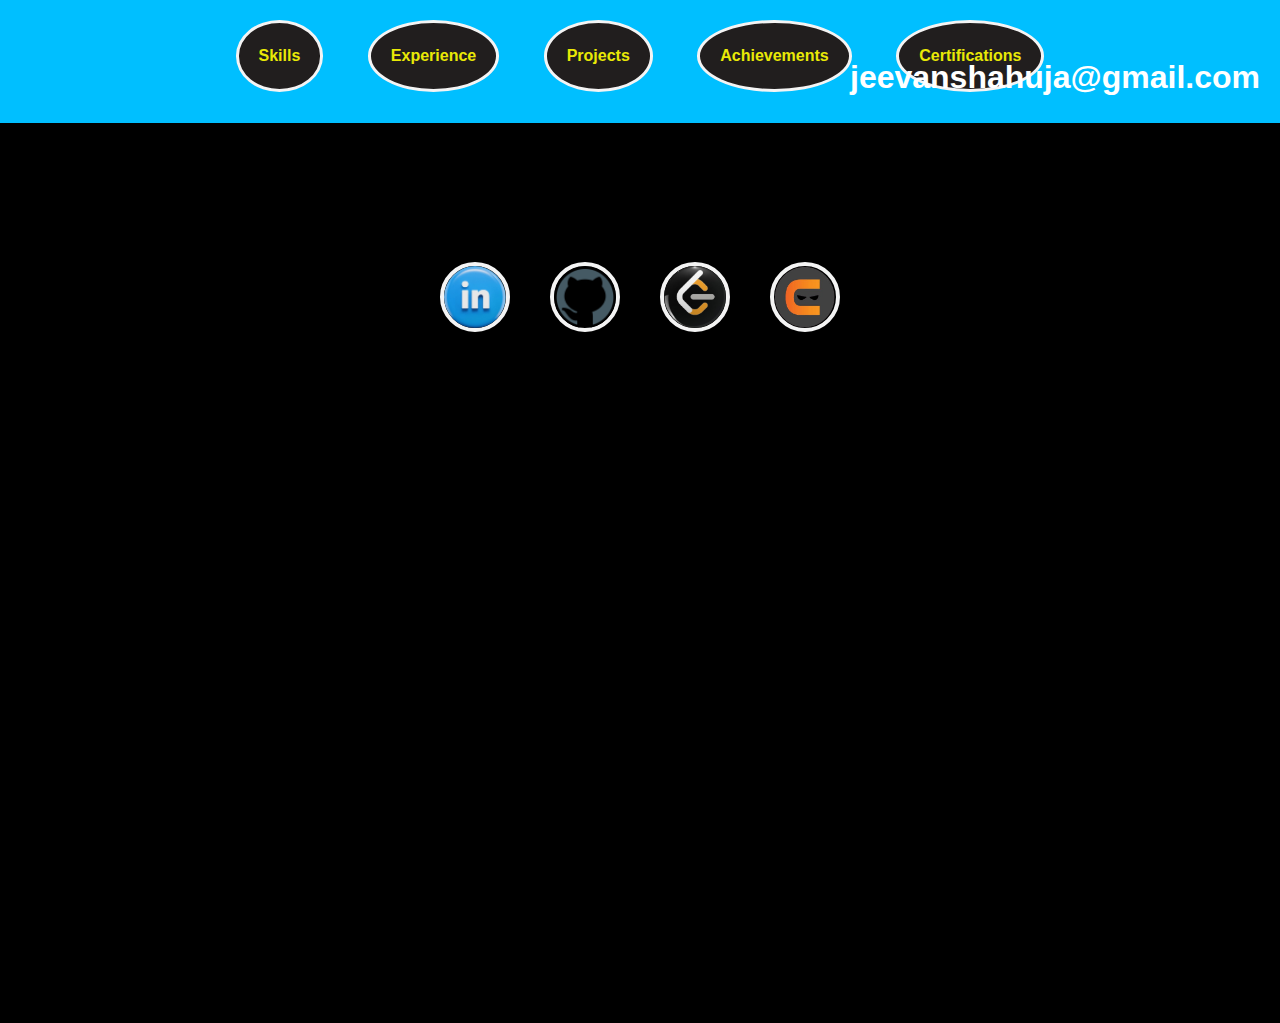
<file: index.html>
<!DOCTYPE html>
<html lang="en">
<head>
    <meta charset="UTF-8">
    <meta name="viewport" content="width=device-width, initial-scale=1.0">
    <title>Jeevansh Ahuja - Portfolio</title>
    <link rel="stylesheet" href="Main.css">
</head>
<!-- Google tag (gtag.js) -->
<script async src="https://www.googletagmanager.com/gtag/js?id=G-WZXBKMX47B"></script>
<script>
  window.dataLayer = window.dataLayer || [];
  function gtag(){dataLayer.push(arguments);}
  gtag('js', new Date());

  gtag('config', 'G-WZXBKMX47B');
</script>
<body>
	
    <nav>
        <ul>
            <li><a href="skills.html">Skills</a></li>
            <li><a href="exp.html">Experience</a></li>
            <li><a href="project.html">Projects</a></li>
            <li><a href="achievements.html">Achievements</a></li>
            <li><a href="certifications.html">Certifications</a></li>
            <h1>jeevanshahuja@gmail.com</h1>
        </ul>
        
    </nav>
    <header>
        <div class="socials">
            <a href="https://www.linkedin.com/in/jeevanshahuja" target="_blank">
                <img src="li logo.png" alt="LinkedIn" class="social-logo">
            </a>
            <a href="https://github.com/jeevanshahuja" target="_blank">
                <img src="git.png" alt="GitHub" class="social-logo">
            </a>
            <a href="https://leetcode.com/u/jeevanshahuja/">
                <img src="leet.png" alt="leetcode" class="social-logo">
            </a>
            <a href="https://www.naukri.com/code360/profile/jeevansh0606">
                <img src="cninja.png" alt="leetcode" class="social-logo">
            </a>
        </div>
        <div class="profile-container">
            <div class="profile-content">
                <img src="me.png" alt="Jeevansh Ahuja" class="profile-img">
                <div class="header-text">
                    <h1>Jeevansh Ahuja</h1>
                    <p>
                        Data Science Enthusiast</p>
                </div>
            </div>
        </div>
    </header>
</body>
</html>
</file>
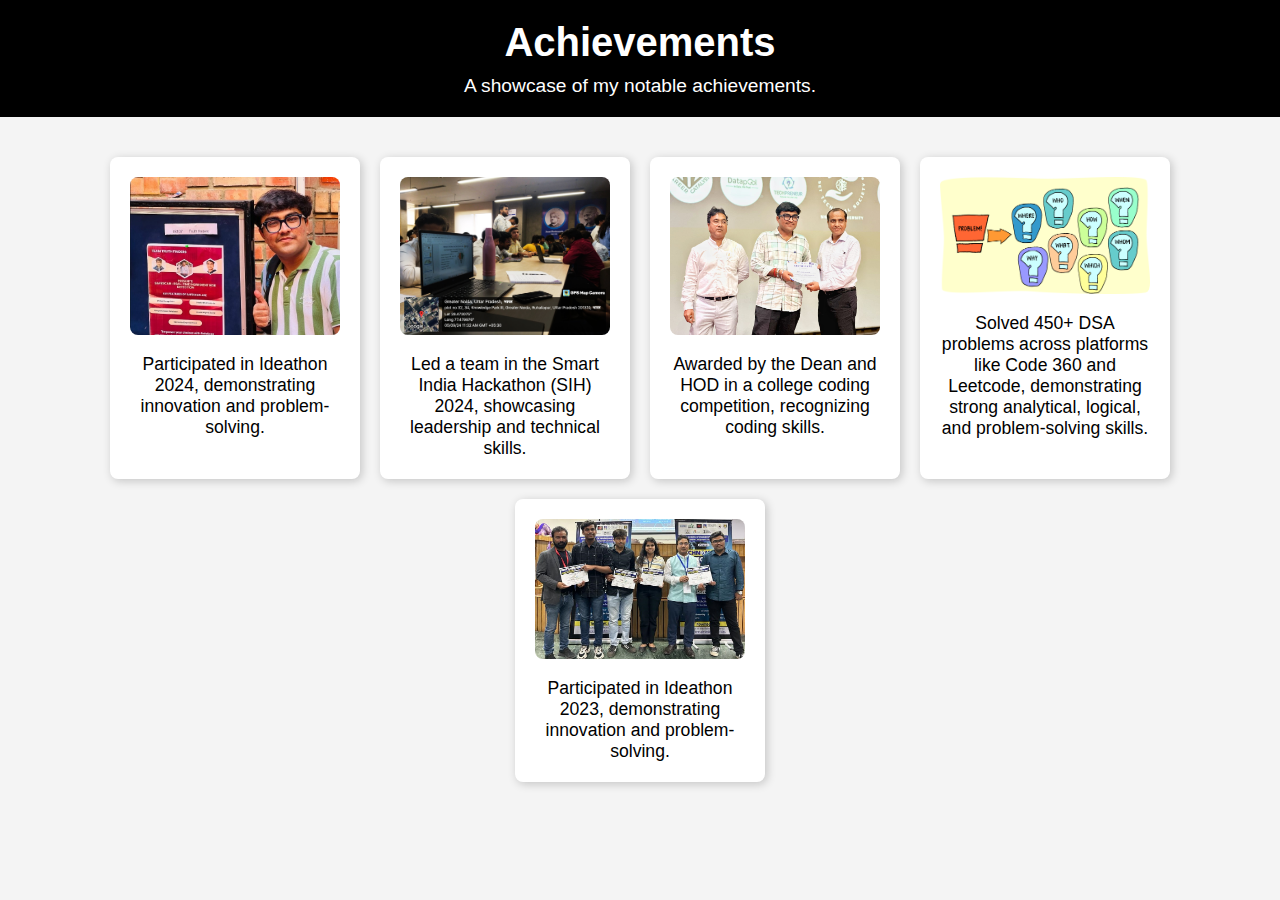
<file: achievements.html>
<!DOCTYPE html>
<html lang="en">
<head>
    <meta charset="UTF-8">
    <meta name="viewport" content="width=device-width, initial-scale=1.0">
    <title>Achievements - Jeevansh Ahuja</title>
    <link rel="stylesheet" href="achievements.css">
</head>
<body>
    <header>
        <h1>Achievements</h1>
        <p>A showcase of my notable achievements.</p>
    </header>

    <section class="achievements-section">
        <div class="achievement-card">
            <img src="Ideathon2024.jpg" alt="Ideathon 2024">
            <p>Participated in Ideathon 2024, demonstrating innovation and problem-solving.</p>
        </div>

        <div class="achievement-card">
            <img src="sih2024.jpg" alt="Smart India Hackathon 2024">
            <p>Led a team in the Smart India Hackathon (SIH) 2024, showcasing leadership and technical skills.</p>
        </div>

        <div class="achievement-card">
            <img src="techno.jpg" alt="Coding Competition">
            <p>Awarded by the Dean and HOD in a college coding competition, recognizing coding skills.</p>
        </div>

        <div class="achievement-card">
            <img src="problem.png" alt="DSA Problems Solved">
            <p>Solved 450+ DSA problems across platforms like Code 360 and Leetcode, demonstrating strong analytical, logical, and problem-solving skills.</p>
        </div>
        <div class="achievement-card">
            <img src="ideathon2023.jpg" alt="Ideathon 2023">
            <p>Participated in Ideathon 2023, demonstrating innovation and problem-solving.</p>
        </div>
    </section>
</body>
</html>
</file>
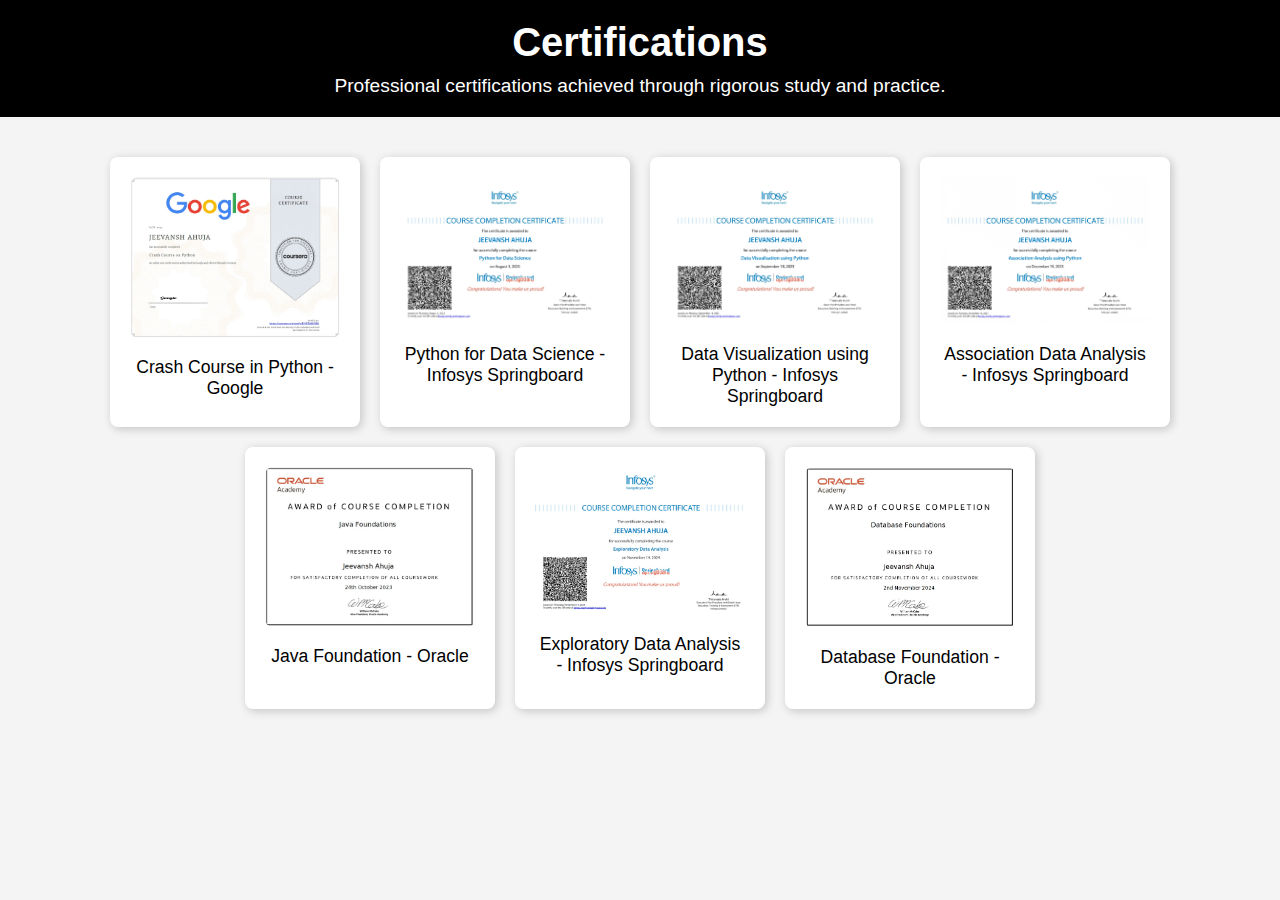
<file: certifications.html>
<!DOCTYPE html>
<html lang="en">
<head>
    <meta charset="UTF-8">
    <meta name="viewport" content="width=device-width, initial-scale=1.0">
    <title>Certifications - Jeevansh Ahuja</title>
    <link rel="stylesheet" href="certifications.css">
</head>
<body>
    <header>
        <h1>Certifications</h1>
        <p>Professional certifications achieved through rigorous study and practice.</p>
    </header>

    <section class="certifications-section">
        <div class="certification-card">
            <img src="crashcoursepython.jpg" alt="Crash Course in Python">
            <p>Crash Course in Python - Google</p>
        </div>

        <div class="certification-card">
            <img src="pythonds.jpg" alt="Python for Data Science">
            <p>Python for Data Science - Infosys Springboard</p>
        </div>

        <div class="certification-card">
            <img src="visualization.jpg" alt="Data Visualization using Python">
            <p>Data Visualization using Python - Infosys Springboard</p>
        </div>

        <div class="certification-card">
            <img src="association.jpg" alt="Association Data Analysis">
            <p>Association Data Analysis - Infosys Springboard</p>
        </div>

        <div class="certification-card">
            <img src="javafoundation.jpg" alt="Java Foundation">
            <p>Java Foundation - Oracle</p>
        </div>
        <div class="certification-card">
            <img src="exploratory.jpg" alt="Exploratory Data Analysis">
            <p>Exploratory Data Analysis - Infosys Springboard</p>
        </div>
        <div class="certification-card">
            <img src="Database foundation.jpg" alt="Database Foundation">
            <p>Database Foundation - Oracle</p>
        </div>
    </section>
</body>
</html>
</file>
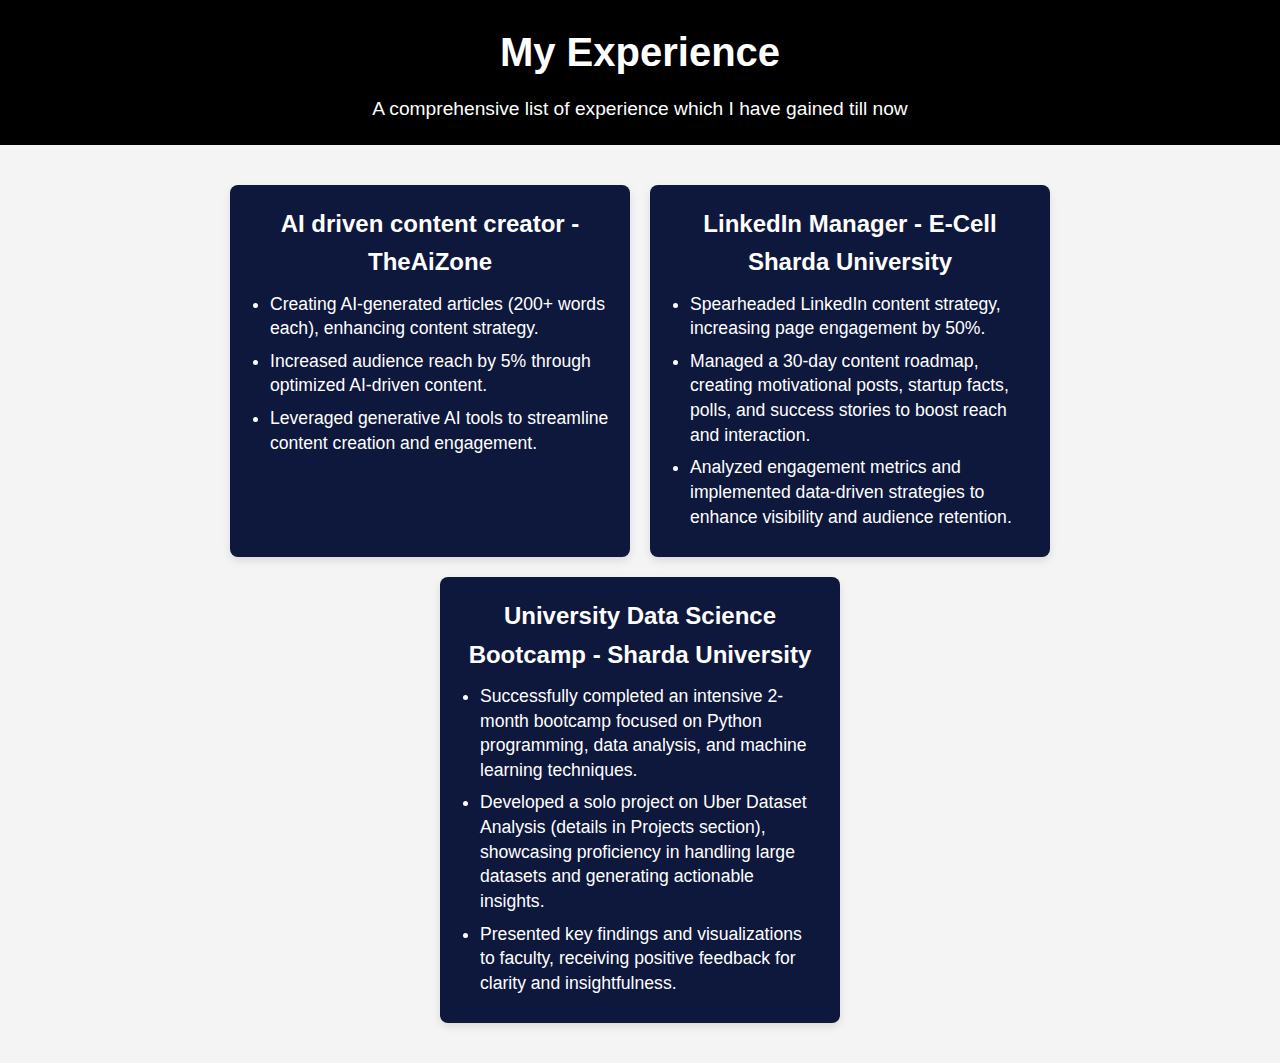
<file: exp.html>
<!DOCTYPE html>
<html lang="en">
<head>
    <meta charset="UTF-8">
    <meta name="viewport" content="width=device-width, initial-scale=1.0">
    <title>Experience - Jeevansh Ahuja</title>
    <link rel="stylesheet" href="exp.css">
</head>
<body>
    <header>
        <h1>My Experience</h1>
        <p>A comprehensive list of experience which I have gained till now</p>
    </header>

    <section class="skills-section">
        <div class="skill-card">
            <h2>AI driven content creator - TheAiZone</h2>
            <ul>
                <li>Creating AI-generated articles (200+ words each), enhancing content strategy.</li>
                <li>Increased audience reach by 5% through optimized AI-driven content.</li>
                <li>Leveraged generative AI tools to streamline content creation and engagement.</li>
            </ul>
        </div>

        <div class="skill-card">
            <h2>LinkedIn Manager - E-Cell Sharda University</h2>
            <ul>
                <li>Spearheaded LinkedIn content strategy, increasing page engagement by 50%.</li>
                <li>Managed a 30-day content roadmap, creating motivational posts, startup facts, polls, and success stories to boost reach and interaction.</li>
                <li>Analyzed engagement metrics and implemented data-driven strategies to enhance visibility and audience retention.</li>
            </ul>
        </div>

        <div class="skill-card">
            <h2>University Data Science Bootcamp - Sharda University</h2>
            <ul>
                <li>Successfully completed an intensive 2-month bootcamp focused on Python programming, data analysis, and machine learning techniques.</li>
                <li>Developed a solo project on Uber Dataset Analysis (details in Projects section), showcasing proficiency in handling large datasets and generating actionable insights.</li>
                <li>Presented key findings and visualizations to faculty, receiving positive feedback for clarity and insightfulness.</li>
            </ul>
        </div>
    </section>

</body>
</html>
</file>
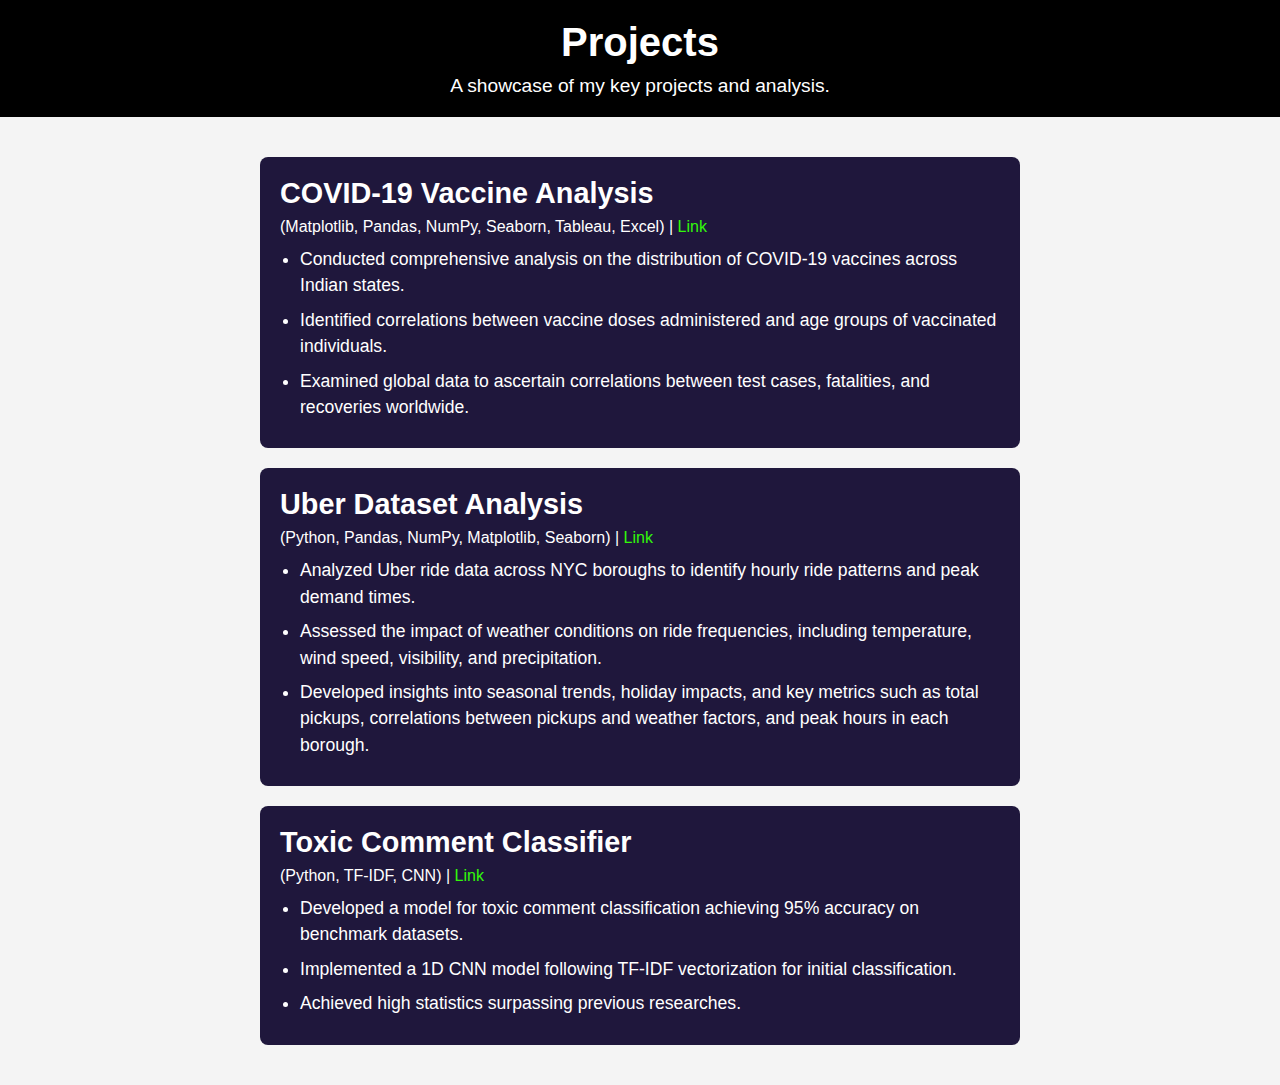
<file: project.html>
<!DOCTYPE html>
<html lang="en">
<head>
    <meta charset="UTF-8">
    <meta name="viewport" content="width=device-width, initial-scale=1.0">
    <title>Profile - Jeevansh Ahuja</title>
    <link rel="stylesheet" href="project.css">
</head>
<body>
    <header>
        <h1>Projects</h1>
        <p>A showcase of my key projects and analysis.</p>
    </header>

    <section class="projects-section">
        <div class="project-card">
            <h2>COVID-19 Vaccine Analysis</h2>
            <p class="technologies">(Matplotlib, Pandas, NumPy, Seaborn, Tableau, Excel) | <a href="https://jeevanshahuja.github.io/covid-project-live/" target="_blank">Link</a></p>
            <ul>
                <li>Conducted comprehensive analysis on the distribution of COVID-19 vaccines across Indian states.</li>
                <li>Identified correlations between vaccine doses administered and age groups of vaccinated individuals.</li>
                <li>Examined global data to ascertain correlations between test cases, fatalities, and recoveries worldwide.</li>
            </ul>
        </div>

        <div class="project-card">
            <h2>Uber Dataset Analysis</h2>
            <p class="technologies">(Python, Pandas, NumPy, Matplotlib, Seaborn) | <a href="https://jeevanshahuja.github.io/Uber-project-live/" target="_blank">Link</a></p>
            <ul>
                <li>Analyzed Uber ride data across NYC boroughs to identify hourly ride patterns and peak demand times.</li>
                <li>Assessed the impact of weather conditions on ride frequencies, including temperature, wind speed, visibility, and precipitation.</li>
                <li>Developed insights into seasonal trends, holiday impacts, and key metrics such as total pickups, correlations between pickups and weather factors, and peak hours in each borough.</li>
            </ul>
        </div>

        <div class="project-card">
            <h2>Toxic Comment Classifier</h2>
            <p class="technologies">(Python, TF-IDF, CNN) | <a href="https://jeevanshahuja.github.io/Toxic-live/" target="_blank">Link</a></p>
            <ul>
                <li>Developed a model for toxic comment classification achieving 95% accuracy on benchmark datasets.</li>
                <li>Implemented a 1D CNN model following TF-IDF vectorization for initial classification.</li>
                <li>Achieved high statistics surpassing previous researches.</li>
            </ul>
        </div>
    </section>
</body>
</html>
</file>
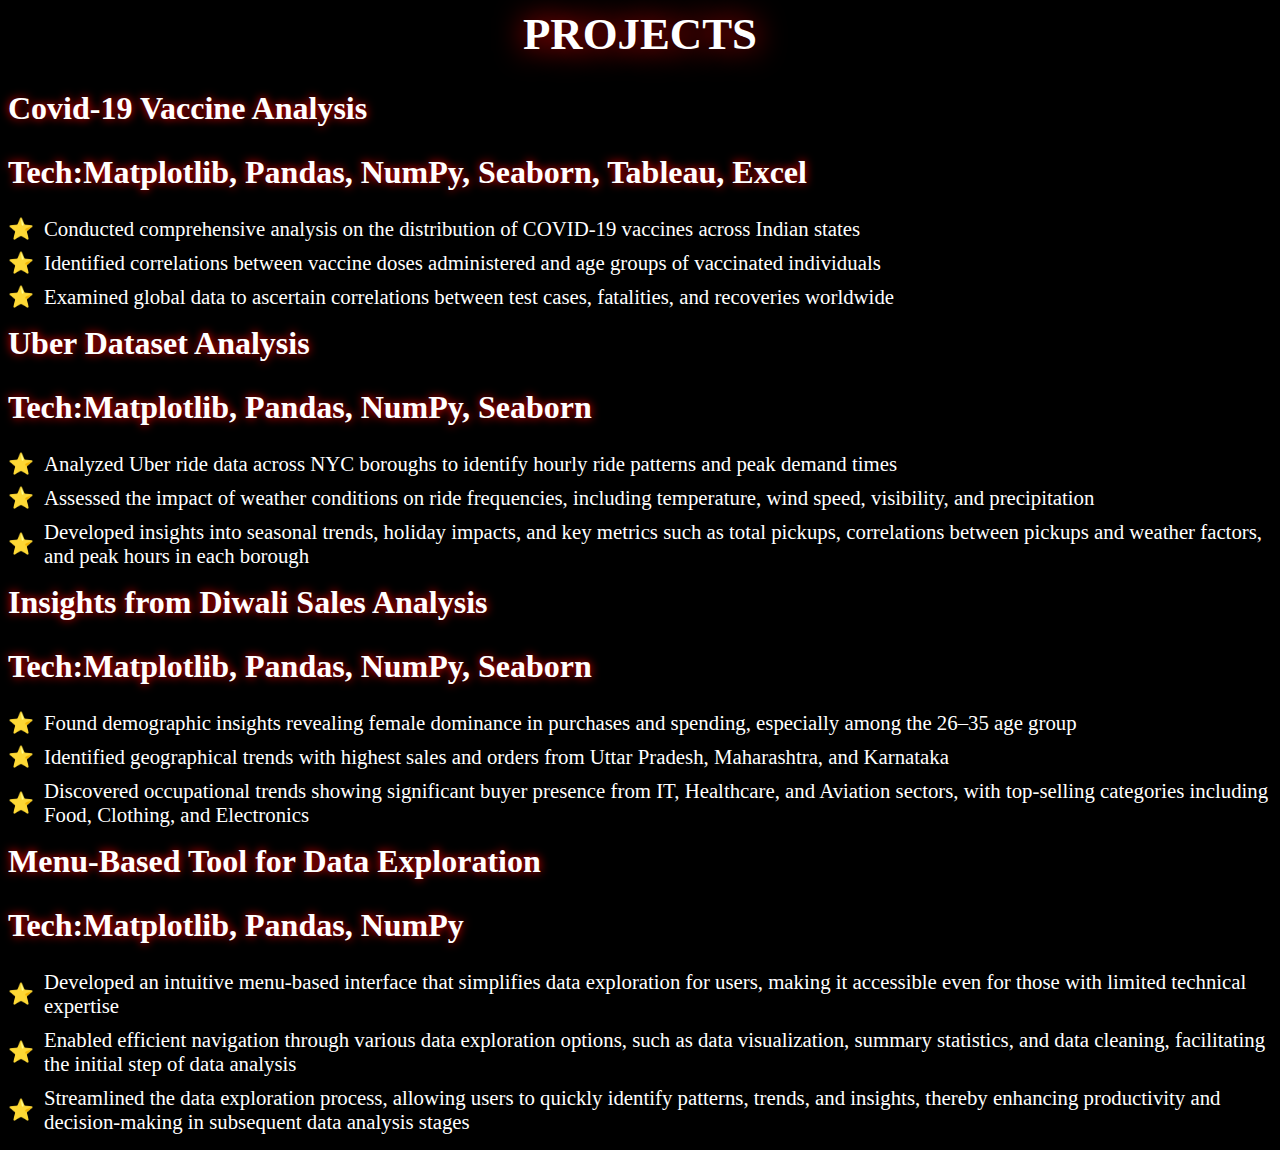
<file: projects.html>
<!DOCTYPE html>
<html>
<head>
<meta charset="UTF-8">
<title>Jeevansh's Portfolio</title>
<link rel="stylesheet" type="text/css" href="./projects.css">
</head>
<body>
<div class = "data">
<h1> PROJECTS</h1>
<h2>Covid-19 Vaccine Analysis <br></h2>
<h2>Tech:Matplotlib, Pandas, NumPy, Seaborn, Tableau, Excel</h2>
</div>
<div class="container">
        <ul class="key-points">
            <li>
                <span class="icon">&#x2B50</span>
                <span class="point">Conducted comprehensive analysis on the distribution of COVID-19 vaccines across Indian states</span>
            </li>
            <li>
                <span class="icon">&#x2B50</span>
                <span class="point">Identified correlations between vaccine doses administered and age groups of vaccinated individuals</span>
            </li>
            <li>
                <span class="icon">&#x2B50</span>
                <span class="point">Examined global data to ascertain correlations between test cases, fatalities, and recoveries worldwide</span>
            </li>
        </ul>
    </div>
<div class = "data">
<h2>Uber Dataset Analysis</h2>
<h2>Tech:Matplotlib, Pandas, NumPy, Seaborn</h2>
</div>
<div class="container">
        <ul class="key-points">
            <li>
                <span class="icon">&#x2B50</span>
                <span class="point">Analyzed Uber ride data across NYC boroughs to identify hourly ride patterns and peak demand times</span>
            </li>
            <li>
                <span class="icon">&#x2B50</span>
                <span class="point">Assessed the impact of weather conditions on ride frequencies, including temperature, wind speed, visibility, and precipitation</span>
            </li>
            <li>
                <span class="icon">&#x2B50</span>
                <span class="point">Developed insights into seasonal trends, holiday impacts, and key metrics such as total pickups, correlations between pickups and weather factors, and peak hours in each borough</span>
            </li>
        </ul>
    </div>
<div class = "data">
<h2>Insights from Diwali Sales Analysis</h2>
<h2>Tech:Matplotlib, Pandas, NumPy, Seaborn</h2>
</div>
<div class="container">
        <ul class="key-points">
            <li>
                <span class="icon">&#x2B50</span>
                <span class="point">Found demographic insights revealing female dominance in purchases and spending, especially among the 26–35 age group</span>
            </li>
            <li>
                <span class="icon">&#x2B50</span>
                <span class="point">Identified geographical trends with highest sales and orders from Uttar Pradesh, Maharashtra, and Karnataka</span>
            </li>
            <li>
                <span class="icon">&#x2B50</span>
                <span class="point">Discovered occupational trends showing significant buyer presence from IT, Healthcare, and Aviation sectors, with top-selling categories including Food, Clothing, and Electronics</span>
            </li>
        </ul>
    </div>
<div class = "data">
<h2>Menu-Based Tool for Data Exploration</h2>
<h2>Tech:Matplotlib, Pandas, NumPy</h2>
</div>
<div class="container">
        <ul class="key-points">
            <li>
                <span class="icon">&#x2B50</span>
                <span class="point">Developed an intuitive menu-based interface that simplifies data exploration for users, making it accessible even for those with limited technical expertise</span>
            </li>
            <li>
                <span class="icon">&#x2B50</span>
                <span class="point">Enabled efficient navigation through various data exploration options, such as data visualization, summary statistics, and data cleaning, facilitating the initial step of data analysis</span>
            </li>
            <li>
                <span class="icon">&#x2B50</span>
                <span class="point"> Streamlined the data exploration process, allowing users to quickly identify patterns, trends, and insights, thereby enhancing productivity and decision-making in subsequent data analysis stages</span>
            </li>
        </ul>
    </div>
</body>
</html>
</file>
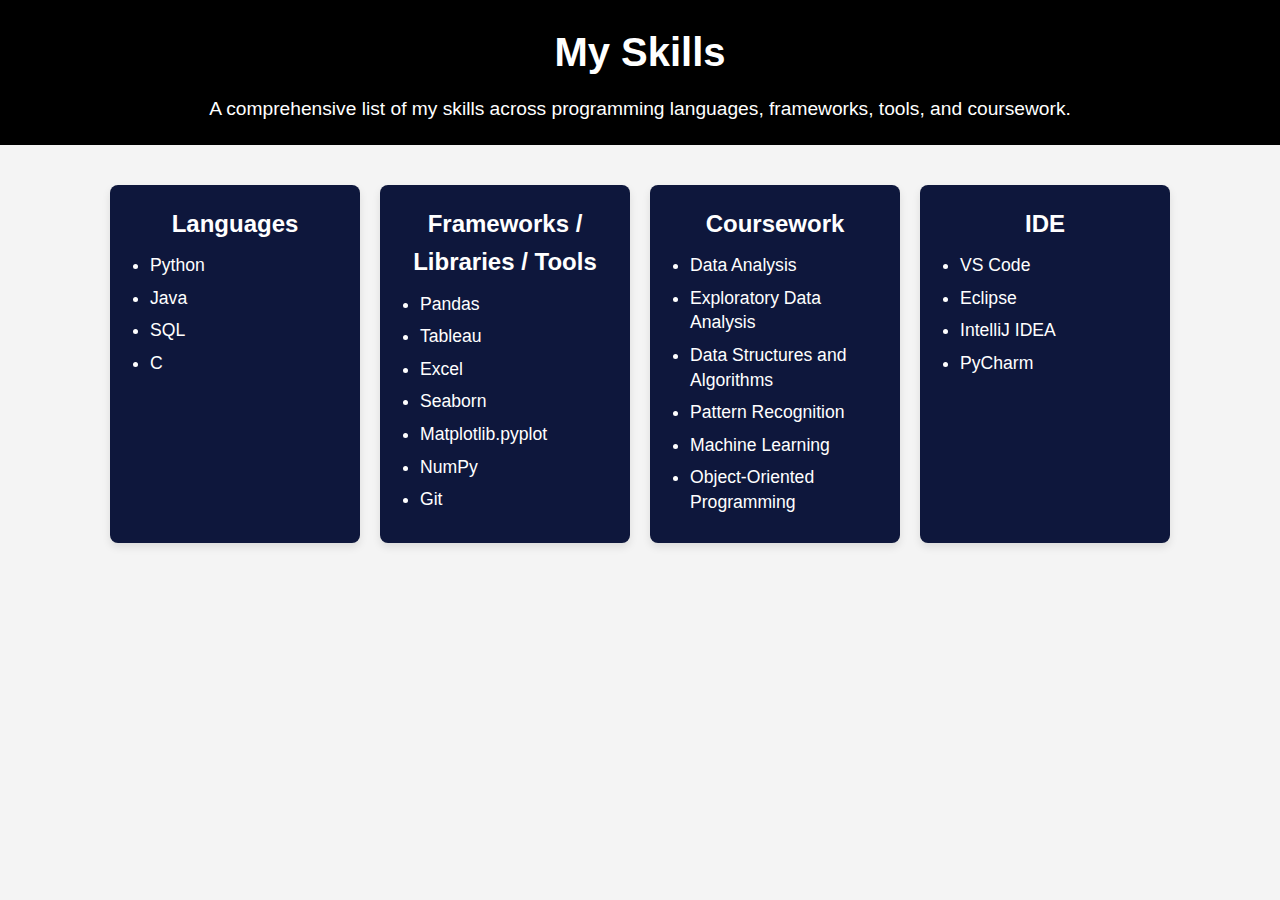
<file: skills.html>
<!DOCTYPE html>
<html lang="en">
<head>
    <meta charset="UTF-8">
    <meta name="viewport" content="width=device-width, initial-scale=1.0">
    <title>Skills - Jeevansh Ahuja</title>
    <link rel="stylesheet" href="skills.css">
</head>
<body>
    <header>
        <h1>My Skills</h1>
        <p>A comprehensive list of my skills across programming languages, frameworks, tools, and coursework.</p>
    </header>

    <section class="skills-section">
        <div class="skill-card">
            <h2>Languages</h2>
            <ul>
                <li>Python</li>
                <li>Java</li>
                <li>SQL</li>
                <li>C</li>
            </ul>
        </div>

        <div class="skill-card">
            <h2>Frameworks / Libraries / Tools</h2>
            <ul>
                <li>Pandas</li>
                <li>Tableau</li>
                <li>Excel</li>
                <li>Seaborn</li>
                <li>Matplotlib.pyplot</li>
                <li>NumPy</li>
                <li>Git</li>
            </ul>
        </div>

        <div class="skill-card">
            <h2>Coursework</h2>
            <ul>
                <li>Data Analysis</li>
                <li>Exploratory Data Analysis</li>
                <li>Data Structures and Algorithms</li>
                <li>Pattern Recognition</li>
                <li>Machine Learning</li>
                <li>Object-Oriented Programming</li>
            </ul>
        </div>

        <div class="skill-card">
            <h2>IDE</h2>
            <ul>
                <li>VS Code</li>
                <li>Eclipse</li>
                <li>IntelliJ IDEA</li>
                <li>PyCharm</li>
            </ul>
        </div>
    </section>

</body>
</html>
</file>
<file: Main.css>
* {
    margin: 0;
    padding: 0;
    box-sizing: border-box;
    font-weight: bold;
}

body {
    font-family: Arial, sans-serif;
    background-color: #f4f4f4;
    color: #333;
    line-height: 1.6;
    overflow-x: hidden;
}

header {
    display: flex;
    flex-direction: column;
    justify-content: center;
    align-items: center;
    height: 100vh;
    background-color: #000000;
    color: white;
    text-align: center;
    position: relative;
}

.profile-container {
    font-size: 1.5em;
    display: flex;
    justify-content: center;
    align-items: center;
    flex-direction: column;
    opacity: 0;
    animation: slideUp 1.5s forwards;
}

@keyframes slideUp {
    0% {
        transform: translateY(100%);
        opacity: 0;
    }
    100% {
        transform: translateY(0);
        opacity: 1;
    }
}
@keyframes slidedown {
    0% {
        transform: translateY(-100%);
        opacity: 0;
    }
    100% {
        transform: translateY(0);
        opacity: 1;
    }
}
.profile-img {
    width: 350px;
    height: 350px;
    border-radius: 20%;
    object-fit: cover;
    margin-bottom: 20px;
    margin-top: 30px;
    border: 5px solid #f4f4f4;
}

.header-text h1 {
    font-size: 2.5em;
    margin-bottom: 10px;
}

.header-text p {
    font-size: 1.2em;
}

.socials {
    display: flex;
    justify-content: center;
    margin-top: 20px;
    animation: slidedown 1.5s forwards;
}

.social-logo {
    width: 70px;
    height: 70px;
    margin: 0 20px;
    object-fit: cover;
    transition: transform 0.3s ease;
    border: 4px solid #f4f4f4;
    border-radius: 50%;
}

.social-logo:hover {
    transform: scale(1.2);
}

nav {
    background-color: #00bfff;
    text-align: center;
    padding: 20px 0;
    color: rgb(255, 255, 255);
}
nav h1{
    text-align: right;
    margin-right: 20px;
    margin-top: -40px;
    
}

nav ul {
    list-style: none;
}

nav ul li {
    display: inline-block;
    background-color: rgb(33, 30, 30);
    border: 3.5px solid #f4f4f4;
    padding: 20px;
    border-radius: 50%;
    margin: 0 20px;
}

nav a {
    color: rgb(233, 233, 6);
    text-decoration: none;
    font-size: 1.em;
    font-weight: bold;

}

nav a:hover {
    text-decoration: underline;
}

footer {
    text-align: center;
    background-color: #ffffff;
    color: white;
}
</file>
<file: achievements.css>
* {
    margin: 0;
    padding: 0;
    box-sizing: border-box;
}

body {
    font-family: Arial, sans-serif;
    background-color: #f4f4f4;
    color: #333;
    display: flex;
    flex-direction: column;
    align-items: center;
}

header {
    text-align: center;
    padding: 20px;
    background-color: #000000;
    color: #fff;
    width: 100%;
}

header h1 {
    font-size: 2.5em;
    margin-bottom: 10px;
}

header p {
    font-size: 1.2em;
}

.achievements-section {
    display: flex;
    flex-wrap: wrap;
    justify-content: center;
    gap: 20px;
    padding: 40px 20px;
    width: 100%;
    max-width: 1200px;
}

.achievement-card {
    background-color: #fff;
    padding: 20px;
    border-radius: 8px;
    box-shadow: 2px 2px 10px rgba(0, 0, 0, 0.2);
    text-align: center;
    width: 250px;
    transition: transform 1s ease, box-shadow 0.3s ease, border 0.3s ease, width 0.3s ease;
}

.achievement-card:hover {
    transform: translateY(-10px);
    width: 30%;
    border: 4px solid #000; 
    box-shadow: 0px 8px 15px  rgba(0, 0, 0, 0.3); 
}


.achievement-card img {
    width: 100%;
    height: auto;
    border-radius: 8px;
    margin-bottom: 15px;
}

.achievement-card p {
    font-size: 1.1em;
    color: #000000;
}

footer {
    text-align: center;
    padding: 20px;
    background-color: #333;
    color: #fff;
    width: 100%;
}
</file>
<file: certifications.css>
* {
    margin: 0;
    padding: 0;
    box-sizing: border-box;
}

body {
    font-family: Arial, sans-serif;
    background-color: #f4f4f4;
    color: #333;
    display: flex;
    flex-direction: column;
    align-items: center;
}

header {
    text-align: center;
    padding: 20px;
    background-color: #000000;
    color: #fff;
    width: 100%;
}

header h1 {
    font-size: 2.5em;
    margin-bottom: 10px;
}

header p {
    font-size: 1.2em;
}

.certifications-section {
    display: flex;
    flex-wrap: wrap;
    justify-content: center;
    gap: 20px;
    padding: 40px 20px;
    width: 100%;
    max-width: 1200px;
}

.certification-card {
    background-color: #fff;
    padding: 20px;
    border-radius: 8px;
    box-shadow: 2px 2px 10px rgba(0, 0, 0, 0.2);
    text-align: center;
    width: 250px;
    transition: transform 1s ease, box-shadow 0.3s ease, border 0.3s ease, width 0.3s ease;
}

.certification-card:hover {
    transform: translateY(-10px);
    width: 30%;
    border: 4px solid #000; 
    box-shadow: 0px 8px 15px  rgba(0, 0, 0, 0.3); 
}
.certification-card img {
    width: 100%;
    height: auto;
    border-radius: 8px;
    margin-bottom: 15px;
}

.certification-card p {
    font-size: 1.1em;
    color: #000000;
}

footer {
    text-align: center;
    padding: 20px;
    background-color: #333;
    color: #fff;
    width: 100%;
}
</file>
<file: exp.css>
* {
    margin: 0;
    padding: 0;
    box-sizing: border-box;
}

body {
    font-family: Arial, sans-serif;
    background-color: #f4f4f4;
    color: #000000;
    line-height: 1.6;
    display: flex;
    flex-direction: column;
    align-items: center;
}

header {
    text-align: center;
    padding: 20px;
    background-color: #000000;
    color: #fff;
    width: 100%;
}

header h1 {
    font-size: 2.5em;
    margin-bottom: 10px;
}

header p {
    font-size: 1.2em;
}

.skills-section {
    display: flex;
    flex-wrap: wrap;
    justify-content: center;
    gap: 20px;
    padding: 40px 20px;
    width: 100%;
    max-width: 1200px;
}

.skill-card {
    background-color: #0e173c;
    width: 400px;
    padding: 20px;
    border-radius: 8px;
    box-shadow: 0 4px 8px rgba(0, 0, 0, 0.1);
    transition: transform 0.3s ease, box-shadow 0.3s ease;
    text-align: center;
}

.skill-card:hover {
    transform: translateY(-10px);
    box-shadow: 0 6px 12px rgba(0, 0, 0, 0.2);
}

.skill-card h2 {
    font-size: 1.5em;
    color: #ffffff;
    margin-bottom: 10px;
}

.skill-card ul {
    list-style-type: disc;
    padding-left: 20px;
    text-align: left;
}

.skill-card ul li {
    font-size: 1.1em;
    color: #ffffff;
    line-height: 1.4;
    margin-bottom: 8px;
}

footer {
    text-align: center;
    padding: 20px;
    background-color: #333;
    color: #fff;
    width: 100%;
}
</file>
<file: project.css>
* {
    margin: 0;
    padding: 0;
    box-sizing: border-box;
}

body {
    font-family: Arial, sans-serif;
    background-color: #f4f4f4;
    color: #000000;
    display: flex;
    flex-direction: column;
    align-items: center;
}

header {
    text-align: center;
    padding: 20px;
    background-color: #000000;
    color: #fff;
    width: 100%;
}

header h1 {
    font-size: 2.5em;
    margin-bottom: 10px;
}

header p {
    font-size: 1.2em;
}

.projects-section {
    display: flex;
    flex-direction: column;
    gap: 20px;
    padding: 40px 20px;
    width: 100%;
    max-width: 800px;
}

.project-card {
    background-color: rgba(27, 18, 56, 0.98);
    padding: 20px;
    border-radius: 8px;
    transition: transform 0.3s ease, box-shadow 0.3s ease;
}

.project-card:hover {
    transform: translateY(-10px);
    box-shadow: 0 6px 12px rgba(0, 0, 0, 0.2);
    border: 4px solid rgb(39, 168, 74);
}

.project-card h2 {
    font-size: 1.8em;
    color: #ffffff;
    margin-bottom: 8px;
}

.project-card .technologies {
    font-size: 1em;
    color: #ffffff;
    margin-bottom: 10px;
}

.project-card .technologies a {
    color: #32f80a;
    text-decoration: none;
}

.project-card .technologies a:hover {
    text-decoration: underline;
}

.project-card ul {
    list-style-type: disc;
    padding-left: 20px;
    color: #ffffff;
}

.project-card ul li {
    font-size: 1.1em;
    margin-bottom: 8px;
    line-height: 1.5;
}

footer {
    text-align: center;
    padding: 20px;
    background-color: #333;
    color: #fff;
    width: 100%;
}
</file>
<file: projects.css>
@charset "ISO-8859-1";
html{
background:rgb(0,0,0) fixed;
}
.data{
    justify-content:center;
    align-items:center;
     
}
.data > h1 {
	text-align: center;
    margin-top: 8px;
    font-family: 'Shadows Into Light Two'; 
    font-size: 280%;
    color: white;
    text-shadow:0 0 30px rgba(255,0,0,1); 
                   
}
.data >h2{
	margin-top: 10px;
    font-family: 'Shadows Into Light Two'; 
    font-size: 200%;
    color: white;
    text-shadow:0 0 10px rgba(255,0,0,1);
}


.container {
	font-family: 'Shadows Into Light Two'; 
	color: white;
}
.key-points {
    list-style-type: none;
    padding: 0;
}

.key-points li {
    display: flex;
    align-items: center;
    margin: 10px 0;
}

.icon {
    font-size: 1.3rem;
    margin-right: 10px;
}

.point {
	font-size:130%;
    color: white;
}
</file>
<file: skills.css>
* {
    margin: 0;
    padding: 0;
    box-sizing: border-box;
}

body {
    font-family: Arial, sans-serif;
    background-color: #f4f4f4;
    color: #000000;
    line-height: 1.6;
    display: flex;
    flex-direction: column;
    align-items: center;
}

header {
    text-align: center;
    padding: 20px;
    background-color: #000000;
    color: #fff;
    width: 100%;
}

header h1 {
    font-size: 2.5em;
    margin-bottom: 10px;
}

header p {
    font-size: 1.2em;
}

.skills-section {
    display: flex;
    flex-wrap: wrap;
    justify-content: center;
    gap: 20px;
    padding: 40px 20px;
    width: 100%;
    max-width: 1200px;
}

.skill-card {
    background-color: #0e173c;
    width: 250px;
    padding: 20px;
    border-radius: 8px;
    box-shadow: 0 4px 8px rgba(0, 0, 0, 0.1);
    transition: transform 0.3s ease, box-shadow 0.3s ease;
    text-align: center;
}

.skill-card:hover {
    transform: translateY(-10px);
    box-shadow: 0 6px 12px rgba(0, 0, 0, 0.2);
}

.skill-card h2 {
    font-size: 1.5em;
    color: #ffffff;
    margin-bottom: 10px;
}

.skill-card ul {
    list-style-type: disc;
    padding-left: 20px;
    text-align: left;
}

.skill-card ul li {
    font-size: 1.1em;
    color: #ffffff;
    line-height: 1.4;
    margin-bottom: 8px;
}

footer {
    text-align: center;
    padding: 20px;
    background-color: #333;
    color: #fff;
    width: 100%;
}
</file>
